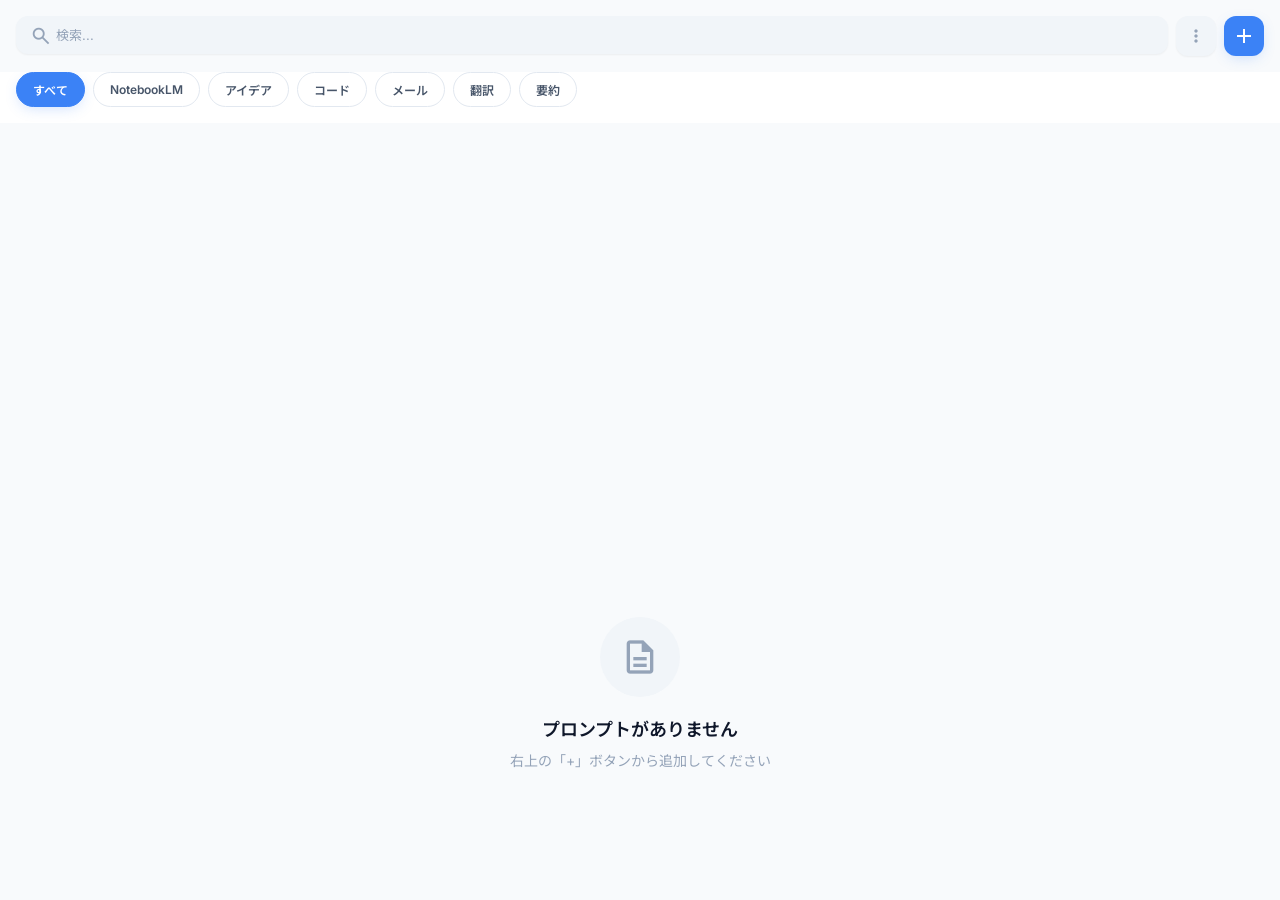
<file: sidepanel/index.html>
<!doctype html>
<html lang="ja">
  <head>
    <meta charset="UTF-8" />
    <meta name="viewport" content="width=device-width, initial-scale=1.0" />
    <title>Prompt Bar</title>
    <link rel="stylesheet" href="style.css" />
  </head>
  <body>
    <div class="container">
      <div class="search-section">
        <div class="search-box">
          <span class="material-symbols-outlined">search</span>
          <input type="text" id="searchInput" placeholder="検索..." />
        </div>
        <div class="action-buttons">
          <div class="menu-wrapper">
            <button class="btn-header" id="menuBtn" title="メニュー">
              <span class="material-symbols-outlined">more_vert</span>
            </button>
            <div class="dropdown-menu" id="dropdownMenu">
              <button class="dropdown-item" id="importBtn">
                <span class="material-symbols-outlined">upload</span>
                インポート
              </button>
              <button class="dropdown-item" id="exportBtn">
                <span class="material-symbols-outlined">download</span>
                エクスポート
              </button>
              <div class="dropdown-divider"></div>
              <button class="dropdown-item" id="darkModeBtnMenu">
                <span class="material-symbols-outlined" id="darkModeIcon">dark_mode</span>
                ダークモード
              </button>
            </div>
          </div>
          <input type="file" id="fileInput" accept=".json" style="display: none" />
          <button id="addBtn" class="btn-add" title="新規追加">
            <span class="material-symbols-outlined">add</span>
          </button>
        </div>
      </div>

      <!-- タグフィルター -->
      <div class="tag-filters" id="tagFilters">
        <button class="tag-filter active" data-tag="all">すべて</button>
      </div>

      <!-- プロンプト一覧 -->
      <main class="prompt-list" id="promptList">
        <!-- プロンプトカードがここに動的に追加される -->
      </main>

      <!-- 空状態 -->
      <div class="empty-state" id="emptyState">
        <div class="empty-state-icon">
          <span class="material-symbols-outlined">description</span>
        </div>
        <h3>プロンプトがありません</h3>
        <p>右上の「+」ボタンから追加してください</p>
      </div>
    </div>

    <!-- 追加/編集モーダル -->
    <div class="modal-overlay" id="modalOverlay">
      <div class="modal">
        <div class="modal-handle"></div>
        <div class="modal-header">
          <h2 id="modalTitle">プロンプトを追加</h2>
          <button class="modal-close" id="modalClose">
            <span class="material-symbols-outlined">close</span>
          </button>
        </div>
        <form id="promptForm">
          <div class="form-group">
            <label for="titleInput">タイトル</label>
            <input
              type="text"
              id="titleInput"
              required
              placeholder="プロンプトのタイトル"
            />
          </div>
          <div class="form-group">
            <div class="form-label-row">
              <label for="bodyInput">本文</label>
              <span class="char-count" id="charCount">0 / 10000</span>
            </div>
            <textarea
              id="bodyInput"
              required
              placeholder="プロンプトの内容を入力..."
              maxlength="10000"
            ></textarea>
          </div>
          <div class="form-group">
            <label>タグを選択</label>
            <div class="tag-selector" id="tagSelector">
              <!-- タグが動的に追加される -->
            </div>
          </div>
          <div class="form-actions">
            <button type="button" class="btn-cancel" id="cancelBtn">
              キャンセル
            </button>
            <button type="submit" class="btn-save">保存</button>
          </div>
        </form>
      </div>
    </div>

    <!-- 削除確認モーダル -->
    <div class="modal-overlay" id="deleteModalOverlay">
      <div class="modal modal-small">
        <div class="modal-header">
          <h2>削除の確認</h2>
        </div>
        <p class="delete-message">
          このプロンプトを削除しますか？<br />この操作は取り消せません。
        </p>
        <div class="form-actions">
          <button type="button" class="btn-cancel" id="deleteCancelBtn">
            キャンセル
          </button>
          <button type="button" class="btn-delete" id="deleteConfirmBtn">
            削除
          </button>
        </div>
      </div>
    </div>

    <!-- プレビューモーダル -->
    <div class="modal-overlay" id="previewModalOverlay">
      <div class="modal">
        <div class="modal-handle"></div>
        <div class="modal-header">
          <h2 id="previewTitle">プレビュー</h2>
          <button class="modal-close" id="previewClose">
            <span class="material-symbols-outlined">close</span>
          </button>
        </div>
        <div class="preview-content">
          <div class="preview-tags" id="previewTags"></div>
          <pre class="preview-body" id="previewBody"></pre>
          <div class="preview-actions">
            <button class="btn-cancel" id="previewEditBtn">
              <span class="material-symbols-outlined" style="font-size:16px">edit</span>
              編集
            </button>
            <button class="btn-save" id="previewCopyBtn">
              <span class="material-symbols-outlined" style="font-size:16px">content_copy</span>
              コピー
            </button>
          </div>
        </div>
      </div>
    </div>

    <!-- トースト通知 -->
    <div class="toast" id="toast">
      <span class="material-symbols-outlined filled">check_circle</span>
      <span id="toastMessage">コピーしました</span>
    </div>

    <script src="script.js"></script>
  </body>
</html>
</file>
<file: sidepanel/style.css>
/* Google Fonts */
@import url("https://fonts.googleapis.com/css2?family=Inter:wght@400;500;600;700&family=Noto+Sans+JP:wght@400;500;700&display=swap");
@import url("https://fonts.googleapis.com/css2?family=Material+Symbols+Outlined:opsz,wght,FILL,GRAD@24,400,0,0&display=swap");

/* CSS Variables */
:root {
  --primary: #3b82f6;
  --primary-hover: #2563eb;
  --primary-light: rgba(59, 130, 246, 0.1);
  --primary-shadow: rgba(59, 130, 246, 0.25);

  --bg-main: #f8fafc;
  --bg-card: #ffffff;
  --bg-input: #f1f5f9;
  --bg-hover: #e2e8f0;

  --border-color: #e2e8f0;
  --border-light: #f1f5f9;

  --text-primary: #0f172a;
  --text-secondary: #475569;
  --text-muted: #94a3b8;

  --shadow-sm: 0 1px 2px rgba(0, 0, 0, 0.05);
  --shadow-md: 0 4px 6px -1px rgba(0, 0, 0, 0.1);
  --shadow-lg: 0 10px 15px -3px rgba(0, 0, 0, 0.1);
  --shadow-primary: 0 4px 14px -3px var(--primary-shadow);

  --radius-sm: 6px;
  --radius-md: 10px;
  --radius-lg: 12px;
  --radius-xl: 20px;
  --radius-full: 9999px;
}

/* Dark Mode */
.dark {
  --bg-main: #020617;
  --bg-card: #0f172a;
  --bg-input: #1e293b;
  --bg-hover: #334155;

  --border-color: #334155;
  --border-light: #475569;

  --text-primary: #f8fafc;
  --text-secondary: #cbd5e1;
  --text-muted: #64748b;
}

/* Base Styles */
* {
  margin: 0;
  padding: 0;
  box-sizing: border-box;
}

body {
  font-family:
    "Inter",
    "Noto Sans JP",
    -apple-system,
    BlinkMacSystemFont,
    sans-serif;
  font-size: 13px;
  background-color: var(--bg-main);
  color: var(--text-primary);
  line-height: 1.4;
  -webkit-font-smoothing: antialiased;
  -moz-osx-font-smoothing: grayscale;
}

/* Material Icons */
.material-symbols-outlined {
  font-family: "Material Symbols Outlined";
  font-weight: normal;
  font-style: normal;
  font-size: 24px;
  line-height: 1;
  letter-spacing: normal;
  text-transform: none;
  display: inline-block;
  white-space: nowrap;
  word-wrap: normal;
  direction: ltr;
  font-variation-settings:
    "FILL" 0,
    "wght" 400,
    "GRAD" 0,
    "opsz" 24;
}

.material-symbols-outlined.filled {
  font-variation-settings:
    "FILL" 1,
    "wght" 400,
    "GRAD" 0,
    "opsz" 24;
}

.container {
  display: flex;
  flex-direction: column;
  height: 100vh;
  width: 100%;
}

/* Action Buttons in Search Section */
.action-buttons {
  display: flex;
  gap: 8px;
  align-items: center;
}

.logo {
  width: 32px;
  height: 32px;
  display: flex;
  align-items: center;
  justify-content: center;
  flex-shrink: 0;
}

.logo img {
  width: 32px;
  height: 32px;
  border-radius: var(--radius-md);
  box-shadow: var(--shadow-sm);
}

.btn-header {
  width: 40px;
  height: 40px;
  border: none;
  background: var(--bg-input);
  border-radius: var(--radius-lg);
  cursor: pointer;
  display: flex;
  align-items: center;
  justify-content: center;
  color: var(--text-muted);
  transition: all 0.2s;
  box-shadow: var(--shadow-sm);
}

.btn-header:hover {
  background: var(--bg-hover);
  color: var(--primary);
  transform: translateY(-1px);
}

.btn-header .material-symbols-outlined {
  font-size: 20px;
}

/* Search & Add Section */
.search-section {
  display: flex;
  gap: 8px;
  padding: 16px;
  background: transparent;
}

.search-box {
  flex: 1;
  position: relative;
}

.search-box .material-symbols-outlined {
  position: absolute;
  left: 14px;
  top: 50%;
  transform: translateY(-50%);
  color: var(--text-muted);
  font-size: 22px;
  transition: color 0.2s;
}

.search-box input {
  width: 100%;
  padding: 11px 14px 11px 40px;
  border: none;
  border-radius: var(--radius-lg);
  background: var(--bg-input);
  font-size: 13px;
  font-family: inherit;
  color: var(--text-primary);
  outline: none;
  transition: all 0.2s;
  box-shadow: var(--shadow-sm);
}

.search-box input::placeholder {
  color: var(--text-muted);
}

.search-box input:focus {
  box-shadow: 0 0 0 2px var(--primary-light);
}

.search-box:focus-within .material-symbols-outlined {
  color: var(--primary);
}

.btn-add {
  width: 40px;
  height: 40px;
  border: none;
  border-radius: var(--radius-lg);
  background: var(--primary);
  color: white;
  cursor: pointer;
  display: flex;
  align-items: center;
  justify-content: center;
  box-shadow: var(--shadow-primary);
  transition: all 0.2s;
}

.btn-add:hover {
  background: var(--primary-hover);
  transform: translateY(-1px);
}

.btn-add:active {
  transform: scale(0.95);
}

.btn-add .material-symbols-outlined {
  font-size: 24px;
  font-weight: 600;
}

/* Tag Filters */
.tag-filters {
  display: flex;
  gap: 8px;
  padding: 0 16px 16px;
  background: var(--bg-card);
  overflow-x: auto;
  -ms-overflow-style: none;
  scrollbar-width: none;
}

.tag-filters::-webkit-scrollbar {
  display: none;
}

.tag-filter {
  padding: 8px 16px;
  border: 1px solid var(--border-color);
  border-radius: var(--radius-full);
  background: var(--bg-card);
  font-size: 12px;
  font-weight: 600;
  font-family: inherit;
  color: var(--text-secondary);
  cursor: pointer;
  white-space: nowrap;
  transition: all 0.2s;
}

.tag-filter:hover {
  border-color: var(--primary);
  color: var(--primary);
}

.tag-filter.active {
  background: var(--primary);
  color: white;
  border-color: var(--primary);
  box-shadow: var(--shadow-primary);
}

/* Prompt List */
.prompt-list {
  flex: 1;
  overflow-y: auto;
  padding: 16px;
  display: flex;
  flex-direction: column;
  gap: 12px;
}

/* Prompt Card */
.prompt-card {
  background: var(--bg-card);
  border-radius: var(--radius-xl);
  padding: 20px;
  border: 1px solid var(--border-light);
  box-shadow: var(--shadow-sm);
  transition: all 0.2s;
}

.prompt-card:hover {
  box-shadow: var(--shadow-md);
  border-color: var(--border-color);
}

.prompt-card-header {
  display: flex;
  justify-content: space-between;
  align-items: flex-start;
  margin-bottom: 12px;
}

.prompt-title {
  font-weight: 700;
  font-size: 16px;
  color: var(--text-primary);
  line-height: 1.4;
  flex: 1;
  margin-right: 12px;
}

.btn-favorite {
  width: 32px;
  height: 32px;
  border: none;
  background: transparent;
  cursor: pointer;
  display: flex;
  align-items: center;
  justify-content: center;
  color: var(--border-color);
  transition: all 0.2s;
  border-radius: var(--radius-sm);
}

.btn-favorite:hover {
  color: #facc15;
}

.btn-favorite.active {
  color: #facc15;
}

.btn-favorite .material-symbols-outlined {
  font-size: 24px;
}

.prompt-body {
  font-size: 14px;
  color: var(--text-secondary);
  line-height: 1.6;
  display: -webkit-box;
  line-clamp: 2;
  -webkit-line-clamp: 2;
  -webkit-box-orient: vertical;
  overflow: hidden;
  margin-bottom: 16px;
}

.prompt-card-footer {
  display: flex;
  align-items: center;
  justify-content: space-between;
}

.prompt-tags {
  display: flex;
  flex-wrap: wrap;
  gap: 6px;
}

.prompt-tag {
  padding: 4px 10px;
  background: var(--primary-light);
  color: var(--primary);
  border-radius: var(--radius-sm);
  font-size: 11px;
  font-weight: 700;
  text-transform: uppercase;
  letter-spacing: 0.05em;
  border: 1px solid rgba(59, 130, 246, 0.2);
}

.prompt-actions {
  display: flex;
  gap: 8px;
}

.btn-action {
  width: 36px;
  height: 36px;
  display: flex;
  align-items: center;
  justify-content: center;
  border: none;
  border-radius: var(--radius-md);
  background: var(--bg-input);
  color: var(--text-secondary);
  cursor: pointer;
  transition: all 0.2s;
}

.btn-action:hover {
  background: var(--primary-light);
  color: var(--primary);
}

.btn-action.danger:hover {
  background: #fef2f2;
  color: #ef4444;
}

.btn-action .material-symbols-outlined {
  font-size: 18px;
}

/* Empty State */
.empty-state {
  display: none;
  flex-direction: column;
  align-items: center;
  justify-content: center;
  flex: 1;
  padding: 40px 20px;
  text-align: center;
}

.empty-state.show {
  display: flex;
}

.empty-state-icon {
  width: 80px;
  height: 80px;
  background: var(--bg-input);
  border-radius: 50%;
  display: flex;
  align-items: center;
  justify-content: center;
  margin-bottom: 20px;
}

.empty-state-icon .material-symbols-outlined {
  font-size: 40px;
  color: var(--text-muted);
}

.empty-state h3 {
  font-size: 18px;
  font-weight: 600;
  color: var(--text-primary);
  margin-bottom: 8px;
}

.empty-state p {
  font-size: 14px;
  color: var(--text-muted);
}

/* Modal */
.modal-overlay {
  position: fixed;
  top: 0;
  left: 0;
  right: 0;
  bottom: 0;
  background-color: rgba(15, 23, 42, 0.6);
  backdrop-filter: blur(4px);
  display: none;
  align-items: flex-end;
  justify-content: center;
  z-index: 100;
}

.modal-overlay.show {
  display: flex;
}

.modal {
  background: var(--bg-card);
  border-radius: var(--radius-xl) var(--radius-xl) 0 0;
  width: 100%;
  max-width: 430px;
  max-height: 90vh;
  overflow-y: auto;
  animation: slideUp 0.3s cubic-bezier(0.16, 1, 0.3, 1);
}

@keyframes slideUp {
  from {
    transform: translateY(100%);
  }
  to {
    transform: translateY(0);
  }
}

.modal-handle {
  width: 48px;
  height: 5px;
  background: var(--border-color);
  border-radius: var(--radius-full);
  margin: 12px auto 0;
}

.modal-header {
  display: flex;
  justify-content: space-between;
  align-items: center;
  padding: 24px 24px 0;
}

.modal-header h2 {
  font-size: 19px;
  font-weight: 700;
  color: var(--text-primary);
}

.modal-close {
  width: 40px;
  height: 40px;
  border: none;
  background: var(--bg-input);
  border-radius: 50%;
  cursor: pointer;
  display: flex;
  align-items: center;
  justify-content: center;
  color: var(--text-muted);
  transition: all 0.2s;
}

.modal-close:hover {
  background: var(--bg-hover);
  color: var(--text-primary);
}

/* Form */
#promptForm {
  padding: 24px;
}

.form-group {
  margin-bottom: 24px;
}

.form-group label {
  display: block;
  font-size: 11px;
  font-weight: 700;
  text-transform: uppercase;
  letter-spacing: 0.1em;
  margin-bottom: 10px;
  color: var(--text-muted);
}

.form-group input,
.form-group textarea {
  width: 100%;
  padding: 12px 16px;
  border: none;
  border-radius: var(--radius-lg);
  background: var(--bg-input);
  font-size: 14px;
  font-family: inherit;
  color: var(--text-primary);
  outline: none;
  transition: all 0.2s;
}

.form-group input::placeholder,
.form-group textarea::placeholder {
  color: var(--text-muted);
}

.form-group input:focus,
.form-group textarea:focus {
  box-shadow: 0 0 0 2px var(--primary-light);
}

.form-group textarea {
  min-height: 140px;
  resize: vertical;
  line-height: 1.6;
}

.form-label-row {
  display: flex;
  justify-content: space-between;
  align-items: center;
}

.char-count {
  font-size: 11px;
  font-weight: 500;
  color: var(--text-muted);
}

/* Tag Selector */
.tag-selector {
  display: flex;
  flex-wrap: wrap;
  gap: 8px;
}

.tag-option {
  padding: 8px 14px;
  border: 1px solid var(--border-color);
  border-radius: var(--radius-md);
  background: var(--bg-card);
  font-size: 13px;
  font-weight: 500;
  font-family: inherit;
  color: var(--text-secondary);
  cursor: pointer;
  transition: all 0.2s;
}

.tag-option:hover {
  border-color: var(--primary);
  color: var(--primary);
}

.tag-option.selected {
  background: var(--primary-light);
  color: var(--primary);
  border-color: rgba(59, 130, 246, 0.3);
  font-weight: 600;
}

.tag-option.new-tag {
  border-style: dashed;
  border-color: var(--primary);
  color: var(--primary);
  display: flex;
  align-items: center;
  gap: 4px;
}

.tag-option.new-tag .material-symbols-outlined {
  font-size: 18px;
}

/* Form Actions */
.form-actions {
  display: flex;
  gap: 12px;
  padding: 0 24px 32px;
  justify-content: center;
}

.btn-cancel,
.btn-save,
.btn-delete {
  padding: 8px 12px;
  border: none;
  border-radius: var(--radius-md);
  font-size: 12px;
  font-weight: 700;
  font-family: inherit;
  cursor: pointer;
  transition: all 0.2s;
  white-space: nowrap;
}

.btn-cancel {
  width: 100px;
  background: var(--bg-input);
  color: var(--text-secondary);
}

.btn-cancel:hover {
  background: var(--bg-hover);
}

.btn-save {
  width: 100px;
  background: var(--primary);
  color: white;
  box-shadow: var(--shadow-primary);
}

.btn-save:hover {
  background: var(--primary-hover);
}

.btn-save:active,
.btn-cancel:active {
  transform: scale(0.98);
}

/* Delete Modal */
.modal-small {
  max-width: 340px;
  border-radius: var(--radius-xl);
  margin: auto;
}

.modal-small .modal-header {
  padding: 24px 24px 16px;
  justify-content: center;
}

.modal-small .modal-header h2 {
  font-size: 18px;
}

.delete-message {
  padding: 0 24px 24px;
  text-align: center;
  color: var(--text-secondary);
  font-size: 15px;
}

.modal-small .form-actions {
  padding: 0 24px 24px;
}

.btn-delete {
  background: #ef4444;
  color: white;
}

.btn-delete:hover {
  background: #dc2626;
}

/* Toast */
.toast {
  position: fixed;
  bottom: 24px;
  left: 50%;
  transform: translateX(-50%) translateY(100px);
  background: var(--text-primary);
  color: var(--bg-card);
  padding: 14px 24px;
  border-radius: var(--radius-lg);
  font-size: 14px;
  font-weight: 600;
  opacity: 0;
  transition:
    transform 0.3s cubic-bezier(0.16, 1, 0.3, 1),
    opacity 0.3s;
  z-index: 200;
  display: flex;
  align-items: center;
  gap: 10px;
  box-shadow: var(--shadow-lg);
}

.toast .material-symbols-outlined {
  font-size: 20px;
}

.toast.show {
  transform: translateX(-50%) translateY(0);
  opacity: 1;
}

/* Scrollbar */
.prompt-list::-webkit-scrollbar {
  width: 6px;
}

.prompt-list::-webkit-scrollbar-track {
  background: transparent;
}

.prompt-list::-webkit-scrollbar-thumb {
  background-color: var(--border-color);
  border-radius: 3px;
}

.prompt-list::-webkit-scrollbar-thumb:hover {
  background-color: var(--text-muted);
}

/* Dark Mode Toggle (optional) */
.dark-mode-toggle {
  position: fixed;
  bottom: 24px;
  right: 24px;
  width: 48px;
  height: 48px;
  border: none;
  border-radius: var(--radius-lg);
  background: var(--text-primary);
  color: var(--bg-card);
  cursor: pointer;
  display: flex;
  align-items: center;
  justify-content: center;
  box-shadow: var(--shadow-lg);
  transition: all 0.2s;
  z-index: 50;
}

.dark-mode-toggle:hover {
  transform: scale(1.05);
}

.dark-mode-toggle:active {
  transform: scale(0.95);
}

/* Dropdown Menu */
.menu-wrapper {
  position: relative;
}

.dropdown-menu {
  display: none;
  position: absolute;
  top: 100%;
  right: 0;
  margin-top: 4px;
  background: var(--bg-card);
  border: 1px solid var(--border-color);
  border-radius: var(--radius-lg);
  box-shadow: var(--shadow-lg);
  z-index: 50;
  min-width: 180px;
  padding: 6px;
  animation: fadeIn 0.15s ease;
}

.dropdown-menu.show {
  display: block;
}

@keyframes fadeIn {
  from { opacity: 0; transform: translateY(-4px); }
  to { opacity: 1; transform: translateY(0); }
}

.dropdown-item {
  display: flex;
  align-items: center;
  gap: 10px;
  width: 100%;
  padding: 10px 12px;
  border: none;
  background: transparent;
  border-radius: var(--radius-md);
  font-size: 13px;
  font-weight: 500;
  font-family: inherit;
  color: var(--text-secondary);
  cursor: pointer;
  transition: all 0.15s;
  white-space: nowrap;
}

.dropdown-item:hover {
  background: var(--bg-hover);
  color: var(--text-primary);
}

.dropdown-item .material-symbols-outlined {
  font-size: 20px;
}

.dropdown-divider {
  height: 1px;
  background: var(--border-color);
  margin: 4px 0;
}

/* Drag & Drop */
.prompt-card {
  cursor: grab;
}

.prompt-card.dragging {
  opacity: 0.4;
  cursor: grabbing;
}

.prompt-card.drag-over {
  border-top: 2px solid var(--primary);
  margin-top: -2px;
}

/* Preview Modal */
.preview-content {
  padding: 16px 24px 24px;
}

.preview-tags {
  display: flex;
  flex-wrap: wrap;
  gap: 6px;
  margin-bottom: 16px;
}

.preview-body {
  background: var(--bg-input);
  border-radius: var(--radius-lg);
  padding: 16px;
  font-size: 14px;
  font-family: inherit;
  color: var(--text-primary);
  line-height: 1.7;
  white-space: pre-wrap;
  word-wrap: break-word;
  max-height: 50vh;
  overflow-y: auto;
  margin-bottom: 20px;
}

.preview-actions {
  display: flex;
  gap: 12px;
  justify-content: center;
}

.preview-actions .btn-cancel,
.preview-actions .btn-save {
  display: flex;
  align-items: center;
  gap: 6px;
  width: auto;
  padding: 8px 20px;
}
</file>
